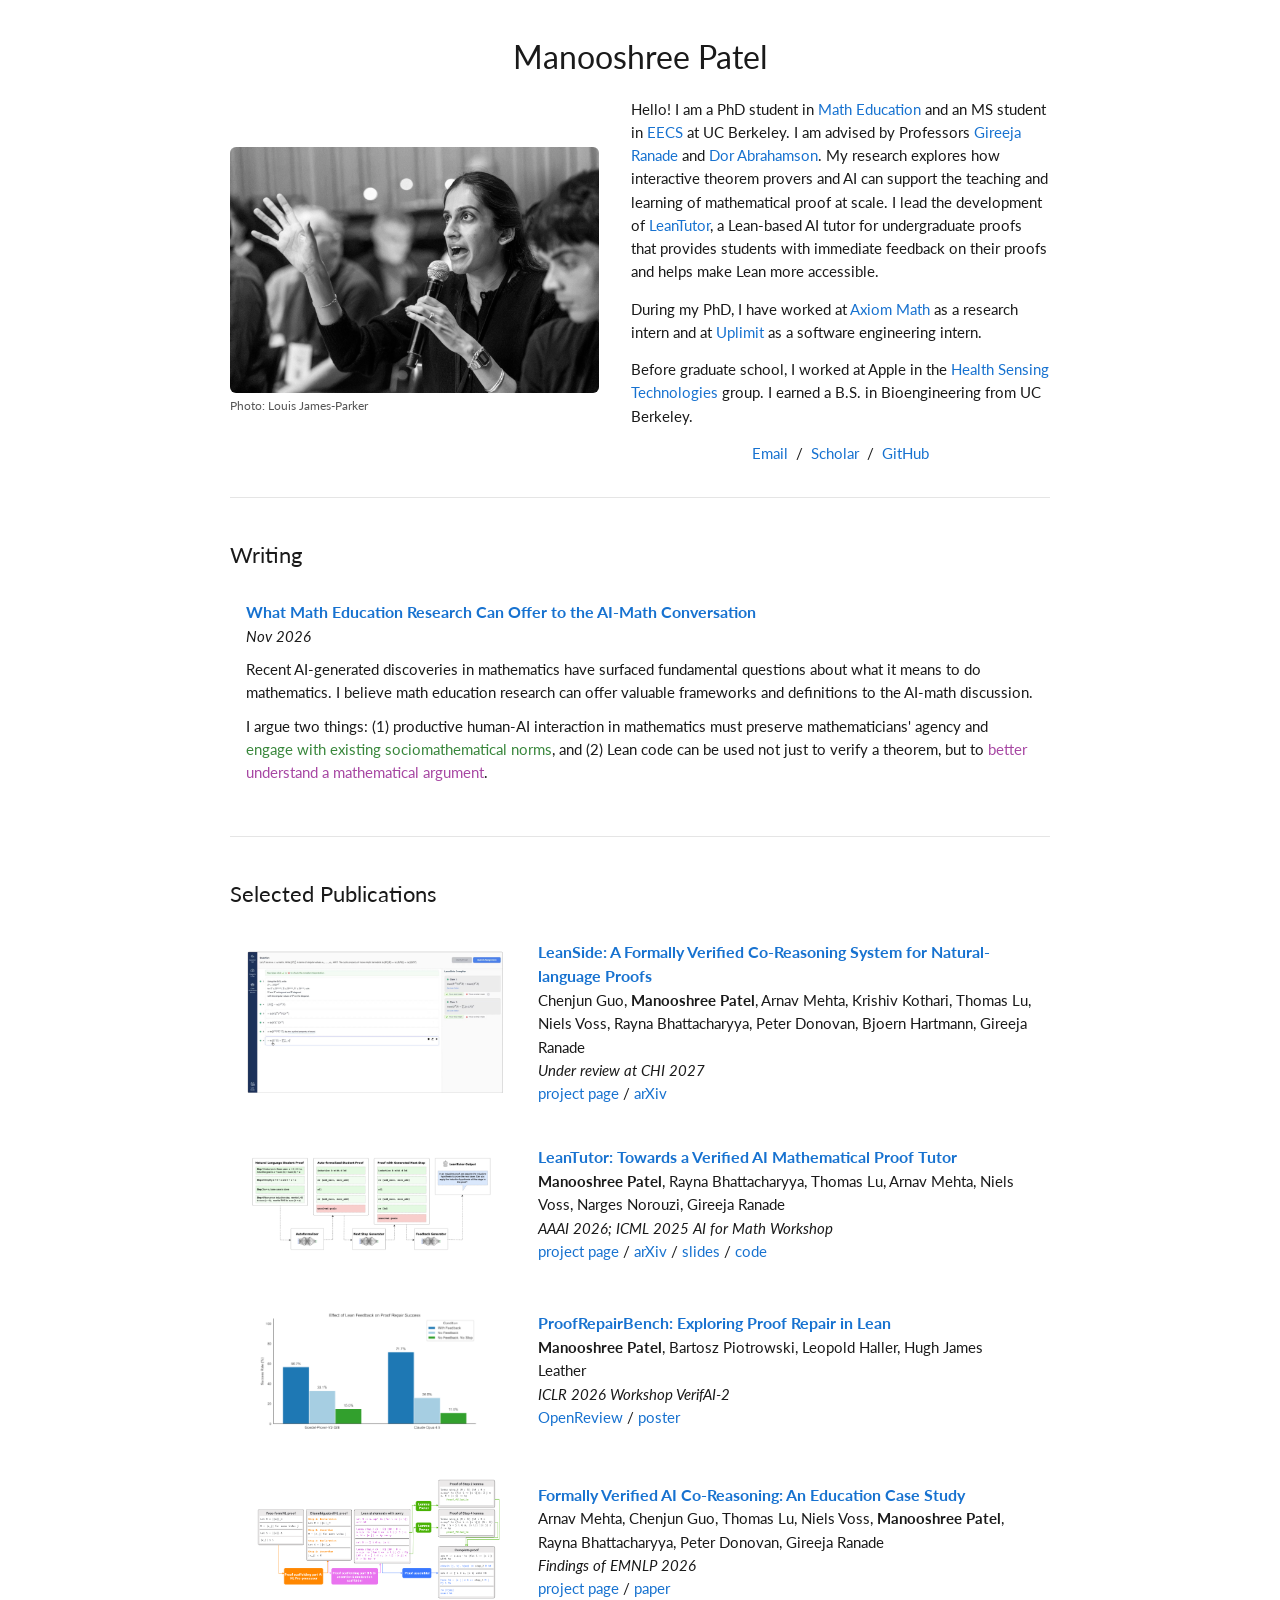
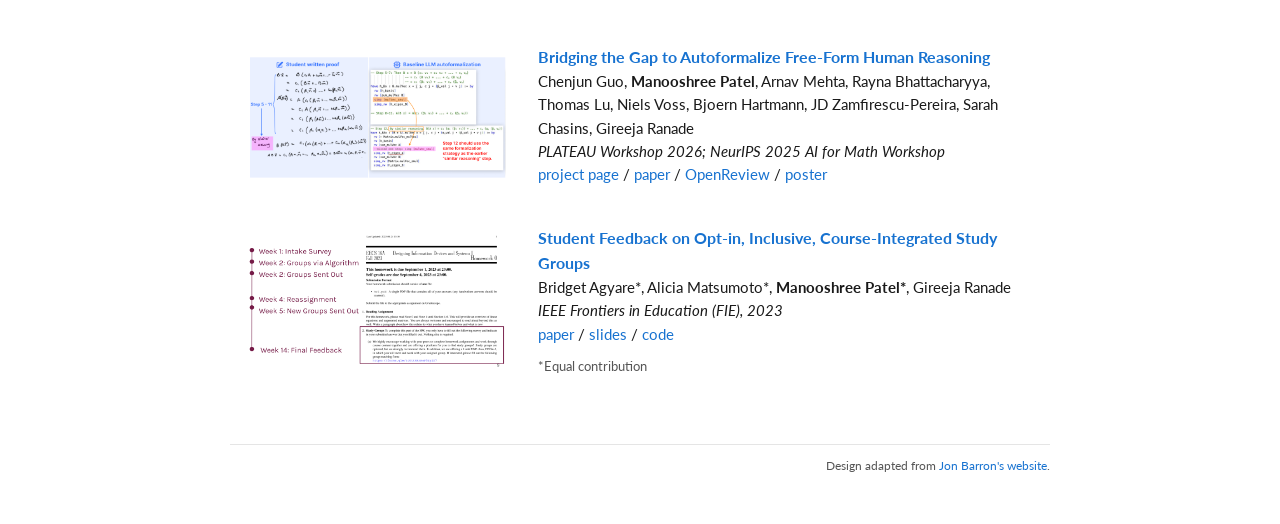
<file: index.html>
<!DOCTYPE html>
<html lang="en">
<head>
  <meta charset="UTF-8">
  <meta name="viewport" content="width=device-width, initial-scale=1.0">
  <title>Manooshree Patel</title>
  <link rel="icon" href="data:image/svg+xml,<svg xmlns=%22http://www.w3.org/2000/svg%22 viewBox=%220 0 100 100%22><text y=%22.9em%22 font-size=%2290%22>⭐️</text></svg>">
  <link rel="stylesheet" href="stylesheet.css">
</head>
<body>
  <div class="page">

    <h1 class="name"><a href="index.html">Manooshree Patel</a></h1>

    <section class="bio-page">
      <figure class="bio-photo">
        <img src="images/bio-photo.jpg" alt="Manooshree Patel speaking into a microphone">
        <figcaption>Photo: Louis James-Parker</figcaption>
      </figure>
      <div class="bio-text">
        <p>Hello! I am a PhD student in <a href="https://sesame.berkeley.edu/home">Math Education</a> and an MS student in <a href="https://eecs.berkeley.edu/">EECS</a> at UC Berkeley. I am advised by Professors <a href="https://gireejar.github.io/">Gireeja Ranade</a> and <a href="https://bse.berkeley.edu/dor-abrahamson">Dor Abrahamson</a>. My research explores how interactive theorem provers and AI can support the teaching and learning of mathematical proof at scale. I lead the development of <a href="https://leantutor.org/">LeanTutor</a>, a Lean-based AI tutor for undergraduate proofs that provides students with immediate feedback on their proofs and helps make Lean more accessible.</p>
        <p>During my PhD, I have worked at <a href="https://axiommath.ai/">Axiom Math</a> as a research intern and at <a href="https://uplimit.com/">Uplimit</a> as a software engineering intern.</p>
        <p>Before graduate school, I worked at Apple in the <a href="https://www.apple.com/health/">Health Sensing Technologies</a> group. I earned a B.S. in Bioengineering from UC Berkeley.</p>
        <p class="links">
          <span class="email-wrap">
            <a href="#" class="email-toggle" aria-expanded="false" aria-controls="email-pop">Email</a>
            <span class="email-pop" id="email-pop" role="dialog" aria-label="Email address" hidden>
              <span class="email-addr">manooshreepatel@berkeley.edu</span>
              <button type="button" class="copy-btn" aria-label="Copy email address" title="Copy">
                <svg class="icon-copy" viewBox="0 0 24 24" width="16" height="16" aria-hidden="true"><rect x="9" y="9" width="11" height="11" rx="2" fill="none" stroke="currentColor" stroke-width="2"/><path d="M5 15V5a2 2 0 0 1 2-2h8" fill="none" stroke="currentColor" stroke-width="2"/></svg>
                <svg class="icon-check" viewBox="0 0 24 24" width="16" height="16" aria-hidden="true"><path d="M5 12l5 5L20 7" fill="none" stroke="currentColor" stroke-width="2.5" stroke-linecap="round" stroke-linejoin="round"/></svg>
              </button>
              <span class="copied-msg" aria-live="polite"></span>
            </span>
          </span> &nbsp;/&nbsp;
          <a href="https://scholar.google.com/citations?user=8OF7FRsAAAAJ">Scholar</a> &nbsp;/&nbsp;
          <a href="https://github.com/manooshree">GitHub</a>
        </p>
      </div>
    </section>

    <hr>

    <h2>Writing</h2>

    <div class="entry">
      <div class="details">
        <a class="title" href="math-ed-ai/">What Math Education Research Can Offer to the AI-Math Conversation</a>
        <div class="venue">Nov 2026</div>
        <p>Recent AI-generated discoveries in mathematics have surfaced fundamental questions about what it means to do mathematics. I believe math education research can offer valuable frameworks and definitions to the AI-math discussion.</p>
        <p>I argue two things: (1) productive human-AI interaction in mathematics must preserve mathematicians' agency and <span class="green">engage with existing sociomathematical norms</span>, and (2) Lean code can be used not just to verify a theorem, but to <span class="purple">better understand a mathematical argument</span>.</p>
      </div>
    </div>

    <hr>

    <h2>Selected Publications</h2>

    <div class="entry">
      <div class="thumb wide"><img src="images/leanside.png" alt="LeanSide interface: a student's step-by-step proof on the left, with the LeanSide compiler's verified claims on the right"></div>
      <div class="details">
        <a class="title" href="https://arxiv.org/abs/2610.00760">LeanSide: A Formally Verified Co-Reasoning System for Natural-language Proofs</a>
        <div class="authors">Chenjun Guo, <span class="me">Manooshree Patel</span>, Arnav Mehta, Krishiv Kothari, Thomas Lu, Niels Voss, Rayna Bhattacharyya, Peter Donovan, Bjoern Hartmann, Gireeja Ranade</div>
        <div class="venue">Under review at CHI 2027</div>
        <div class="entry-links"><a href="https://leantutor.org/">project page</a> / <a href="https://arxiv.org/pdf/2610.00760">arXiv</a></div>
      </div>
    </div>

    <div class="entry">
      <div class="thumb wide"><a href="https://leantutor.org/"><img src="images/leantutor.png" alt="LeanTutor pipeline: a student's natural-language proof is autoformalized, a next step is generated, and feedback is returned"></a></div>
      <div class="details">
        <a class="title" href="https://arxiv.org/abs/2506.08321">LeanTutor: Towards a Verified AI Mathematical Proof Tutor</a>
        <div class="authors"><span class="me">Manooshree Patel</span>, Rayna Bhattacharyya, Thomas Lu, Arnav Mehta, Niels Voss, Narges Norouzi, Gireeja Ranade</div>
        <div class="venue">AAAI 2026; ICML 2025 AI for Math Workshop</div>
        <div class="entry-links"><a href="https://leantutor.org/">project page</a> / <a href="https://arxiv.org/pdf/2506.08321">arXiv</a> / <a href="slides/leantutor-eaai2026.pdf">slides</a> / <a href="https://github.com/RanadeLabBerkeley/Lean-Tutor-V0/tree/main/code_and_dataset">code</a></div>
      </div>
    </div>

    <div class="entry">
      <div class="thumb wide"><img src="images/proofrepairbench.png" alt="Bar chart: effect of Lean feedback on proof repair success for Goedel-Prover-V2-32B and Claude Opus 4.5"></div>
      <div class="details">
        <a class="title" href="https://openreview.net/forum?id=6SwWVNwEJK">ProofRepairBench: Exploring Proof Repair in Lean</a>
        <div class="authors"><span class="me">Manooshree Patel</span>, Bartosz Piotrowski, Leopold Haller, Hugh James Leather</div>
        <div class="venue">ICLR 2026 Workshop VerifAI-2</div>
        <div class="entry-links"><a href="https://openreview.net/forum?id=6SwWVNwEJK">OpenReview</a> / <a href="slides/proofrepairbench-iclr2026-poster.pdf">poster</a></div>
      </div>
    </div>

    <div class="entry">
      <div class="thumb wide"><img src="images/coreasoning-emnlp.png" alt="Pipeline diagram: a free-form natural-language proof is disambiguated, turned into Lean statements, proved lemma by lemma, and assembled into a complete Lean proof"></div>
      <div class="details">
        <a class="title" href="https://aclanthology.org/2026.findings-emnlp.977/">Formally Verified AI Co-Reasoning: An Education Case Study</a>
        <div class="authors">Arnav Mehta, Chenjun Guo, Thomas Lu, Niels Voss, <span class="me">Manooshree Patel</span>, Rayna Bhattacharyya, Peter Donovan, Gireeja Ranade</div>
        <div class="venue">Findings of EMNLP 2026</div>
        <div class="entry-links"><a href="https://leantutor.org/">project page</a> / <a href="https://aclanthology.org/2026.findings-emnlp.977.pdf">paper</a></div>
      </div>
    </div>

    <div class="entry">
      <div class="thumb wide"><img src="images/autoformalize-plateau.png" alt="A handwritten student proof that says 'by similar reasoning', next to a baseline LLM autoformalization in Lean that misses a step"></div>
      <div class="details">
        <a class="title" href="https://kilthub.cmu.edu/articles/conference_contribution/Bridging_the_gap_to_autoformalize_free-form_human_reasoning/31816738">Bridging the Gap to Autoformalize Free-Form Human Reasoning</a>
        <div class="authors">Chenjun Guo, <span class="me">Manooshree Patel</span>, Arnav Mehta, Rayna Bhattacharyya, Thomas Lu, Niels Voss, Bjoern Hartmann, JD Zamfirescu-Pereira, Sarah Chasins, Gireeja Ranade</div>
        <div class="venue">PLATEAU Workshop 2026; NeurIPS 2025 AI for Math Workshop</div>
        <div class="entry-links"><a href="https://leantutor.org/">project page</a> / <a href="https://kilthub.cmu.edu/articles/conference_contribution/Bridging_the_gap_to_autoformalize_free-form_human_reasoning/31816738">paper</a> / <a href="https://openreview.net/forum?id=0IsLjMjD0P">OpenReview</a> / <a href="slides/autoformalize-neurips2025-poster.pdf">poster</a></div>
      </div>
    </div>

    <div class="entry">
      <div class="thumb wide"><img src="images/study-groups-timeline.png" alt="Study groups timeline over the semester, next to the EECS 16A homework assignment that invited students to sign up"></div>
      <div class="details">
        <a class="title" href="https://ieeexplore.ieee.org/abstract/document/10343384">Student Feedback on Opt-in, Inclusive, Course-Integrated Study Groups</a>
        <div class="authors">Bridget Agyare*, Alicia Matsumoto*, <span class="me">Manooshree Patel*</span>, Gireeja Ranade</div>
        <div class="venue">IEEE Frontiers in Education (FIE), 2023</div>
        <div class="entry-links"><a href="https://ieeexplore.ieee.org/abstract/document/10343384">paper</a> / <a href="slides/study-groups-fie2023.pdf">slides</a> / <a href="https://github.com/RanadeLabBerkeley/study-group-matcher">code</a></div>
        <p class="note">*Equal contribution</p>
      </div>
    </div>

    <footer>
      Design adapted from <a href="https://github.com/jonbarron/jonbarron.github.io">Jon Barron's website</a>.
    </footer>

  </div>
  <script>
    // Email popover: click "Email" to show the address with a copy button.
    (function () {
      var toggle = document.querySelector('.email-toggle');
      var pop = document.getElementById('email-pop');
      if (!toggle || !pop) return;
      var btn = pop.querySelector('.copy-btn');
      var msg = pop.querySelector('.copied-msg');
      var addr = pop.querySelector('.email-addr').textContent.trim();

      function open() { pop.hidden = false; toggle.setAttribute('aria-expanded', 'true'); }
      function close() { pop.hidden = true; toggle.setAttribute('aria-expanded', 'false'); btn.classList.remove('copied'); msg.textContent = ''; }

      toggle.addEventListener('click', function (e) { e.preventDefault(); pop.hidden ? open() : close(); });
      document.addEventListener('click', function (e) { if (!pop.hidden && !e.target.closest('.email-wrap')) close(); });
      document.addEventListener('keydown', function (e) { if (e.key === 'Escape') close(); });

      btn.addEventListener('click', function () {
        function done() { btn.classList.add('copied'); msg.textContent = 'Copied!'; setTimeout(function () { btn.classList.remove('copied'); msg.textContent = ''; }, 1800); }
        if (navigator.clipboard && window.isSecureContext) {
          navigator.clipboard.writeText(addr).then(done, fallback);
        } else { fallback(); }
        function fallback() {
          var r = document.createRange(); r.selectNodeContents(pop.querySelector('.email-addr'));
          var sel = window.getSelection(); sel.removeAllRanges(); sel.addRange(r);
          try { document.execCommand('copy'); done(); } catch (err) { msg.textContent = 'Press Cmd+C to copy'; }
        }
      });
    })();
  </script>
  <script data-goatcounter="https://manooshree.goatcounter.com/count" async src="//gc.zgo.at/count.js"></script>
</body>
</html>
</file>
<file: stylesheet.css>
/* Layout and look adapted from Jon Barron's website: https://github.com/jonbarron/jonbarron.github.io */
@import url('https://fonts.googleapis.com/css2?family=Lato:ital,wght@0,400;0,700;1,400;1,700&display=swap');

:root {
  --text: #1a1a1a;
  --muted: #555;
  --link: #1772d0;
  --link-hover: #6b3f87;
  --highlight: #ffffd0;
  --rule: #e5e5e5;
}

* { box-sizing: border-box; }

body {
  margin: 0;
  padding: 0 16px;
  background: #fff;
  color: var(--text);
  font-family: 'Lato', Verdana, Helvetica, sans-serif;
  font-size: 15px;
  line-height: 1.55;
}

.page {
  max-width: 820px;
  margin: 0 auto;
  padding: 32px 0 48px;
}

a { color: var(--link); text-decoration: none; }
a:hover, a:focus { color: var(--link-hover); }

h1.name {
  font-size: 32px;
  font-weight: 400;
  margin: 0 0 4px;
  text-align: center;
}

h2 {
  font-size: 22px;
  font-weight: 400;
  margin: 40px 0 8px;
}

h1.name a { color: inherit; }
h1.name a:hover { color: var(--link-hover); }

/* Top navigation */
.site-nav {
  text-align: center;
  margin-bottom: 24px;
  font-size: 15px;
}
.site-nav a { margin: 0 8px; }
.site-nav a.current { color: var(--text); font-weight: 700; }

.nav-date { color: var(--muted); font-size: 13px; margin-left: 4px; }

/* Blog post */
.post-title { margin-bottom: 2px; }
.post-date { color: var(--muted); font-size: 14px; margin-bottom: 20px; }
.post p { margin: 0 0 14px; }

/* Intro: bio left, photo right */
.intro {
  display: flex;
  gap: 32px;
  align-items: center;
}
.intro .bio { flex: 1 1 60%; }
.intro .photo { flex: 0 0 34%; text-align: center; }
.intro .photo img {
  width: 100%;
  max-width: 260px;
  aspect-ratio: 1;
  object-fit: cover;
  border-radius: 50%;
}
.links { text-align: center; margin-top: 12px; }
.links a { white-space: nowrap; }

/* Paper / project rows */
.entry {
  display: flex;
  gap: 32px;
  align-items: center;
  padding: 20px 16px;
  border-radius: 6px;
}
.entry.highlight { background: var(--highlight); }
.entry .thumb { flex: 0 0 160px; }
.entry .thumb img {
  width: 160px;
  height: 160px;
  object-fit: cover;
  border-radius: 4px;
  display: block;
}
/* Wide figures (e.g. pipeline diagrams): show the whole image, no square crop */
.entry .thumb.wide { flex: 0 0 260px; }
.entry .thumb.wide img { width: 260px; height: auto; object-fit: contain; }
.entry .details { flex: 1; }
.entry .title { font-size: 16px; font-weight: 700; }
.entry .authors, .entry .venue { margin: 0; }
.entry .venue { font-style: italic; }
.entry .entry-links { margin: 0; }
.entry p { margin: 10px 0 0; }
.entry p:empty { display: none; }

hr { border: none; border-top: 1px solid var(--rule); margin: 32px 0; }

/* Colors from the blog post: green = math education, purple = AI-math / mathematicians */
.green { color: #39873C; }
.purple { color: #a747a3; }

.me { font-weight: 700; }
.note { color: var(--muted); font-size: 13px; }

/* Email popover */
.email-wrap { position: relative; display: inline-block; }
.email-pop {
  position: absolute;
  top: calc(100% + 8px);
  left: 50%;
  transform: translateX(-50%);
  display: flex;
  align-items: center;
  gap: 8px;
  padding: 8px 10px;
  background: #fff;
  border: 1px solid var(--rule);
  border-radius: 6px;
  box-shadow: 0 4px 14px rgba(0, 0, 0, 0.08);
  white-space: nowrap;
  z-index: 10;
}
.email-pop[hidden] { display: none; }
.email-addr { color: var(--text); user-select: all; }
.copy-btn {
  display: inline-flex;
  align-items: center;
  justify-content: center;
  width: 28px;
  height: 28px;
  padding: 0;
  border: 1px solid var(--rule);
  border-radius: 4px;
  background: #fff;
  color: var(--muted);
  cursor: pointer;
}
.copy-btn:hover { color: var(--link-hover); border-color: var(--link-hover); }
.copy-btn .icon-check { display: none; }
.copy-btn.copied .icon-copy { display: none; }
.copy-btn.copied .icon-check { display: inline; color: #39873C; }
.copied-msg { font-size: 12px; color: #39873C; }
.copied-msg:empty { display: none; }

/* Bio page: photo left, text right */
.bio-page {
  display: flex;
  gap: 32px;
  align-items: center;
  margin-top: 16px;
}
.bio-photo { flex: 0 0 45%; margin: 0; }
.bio-photo img { width: 100%; border-radius: 6px; display: block; }
.bio-photo figcaption { font-size: 12px; color: var(--muted); margin-top: 4px; }
.bio-text { flex: 1; }
.bio-text p { margin: 0 0 14px; }
.bio-text p:last-child { margin-bottom: 0; }

ul.plain { padding-left: 20px; margin: 6px 0; }

footer {
  margin-top: 48px;
  padding-top: 12px;
  border-top: 1px solid var(--rule);
  text-align: right;
  font-size: 12px;
  color: var(--muted);
}

@media (max-width: 640px) {
  .bio-page { flex-direction: column; gap: 16px; }
  .intro { flex-direction: column-reverse; gap: 16px; }
  .intro .photo img { max-width: 180px; }
  .entry { flex-direction: column; gap: 12px; padding: 12px 0; }
  .entry .thumb { flex-basis: auto; }
}
</file>
